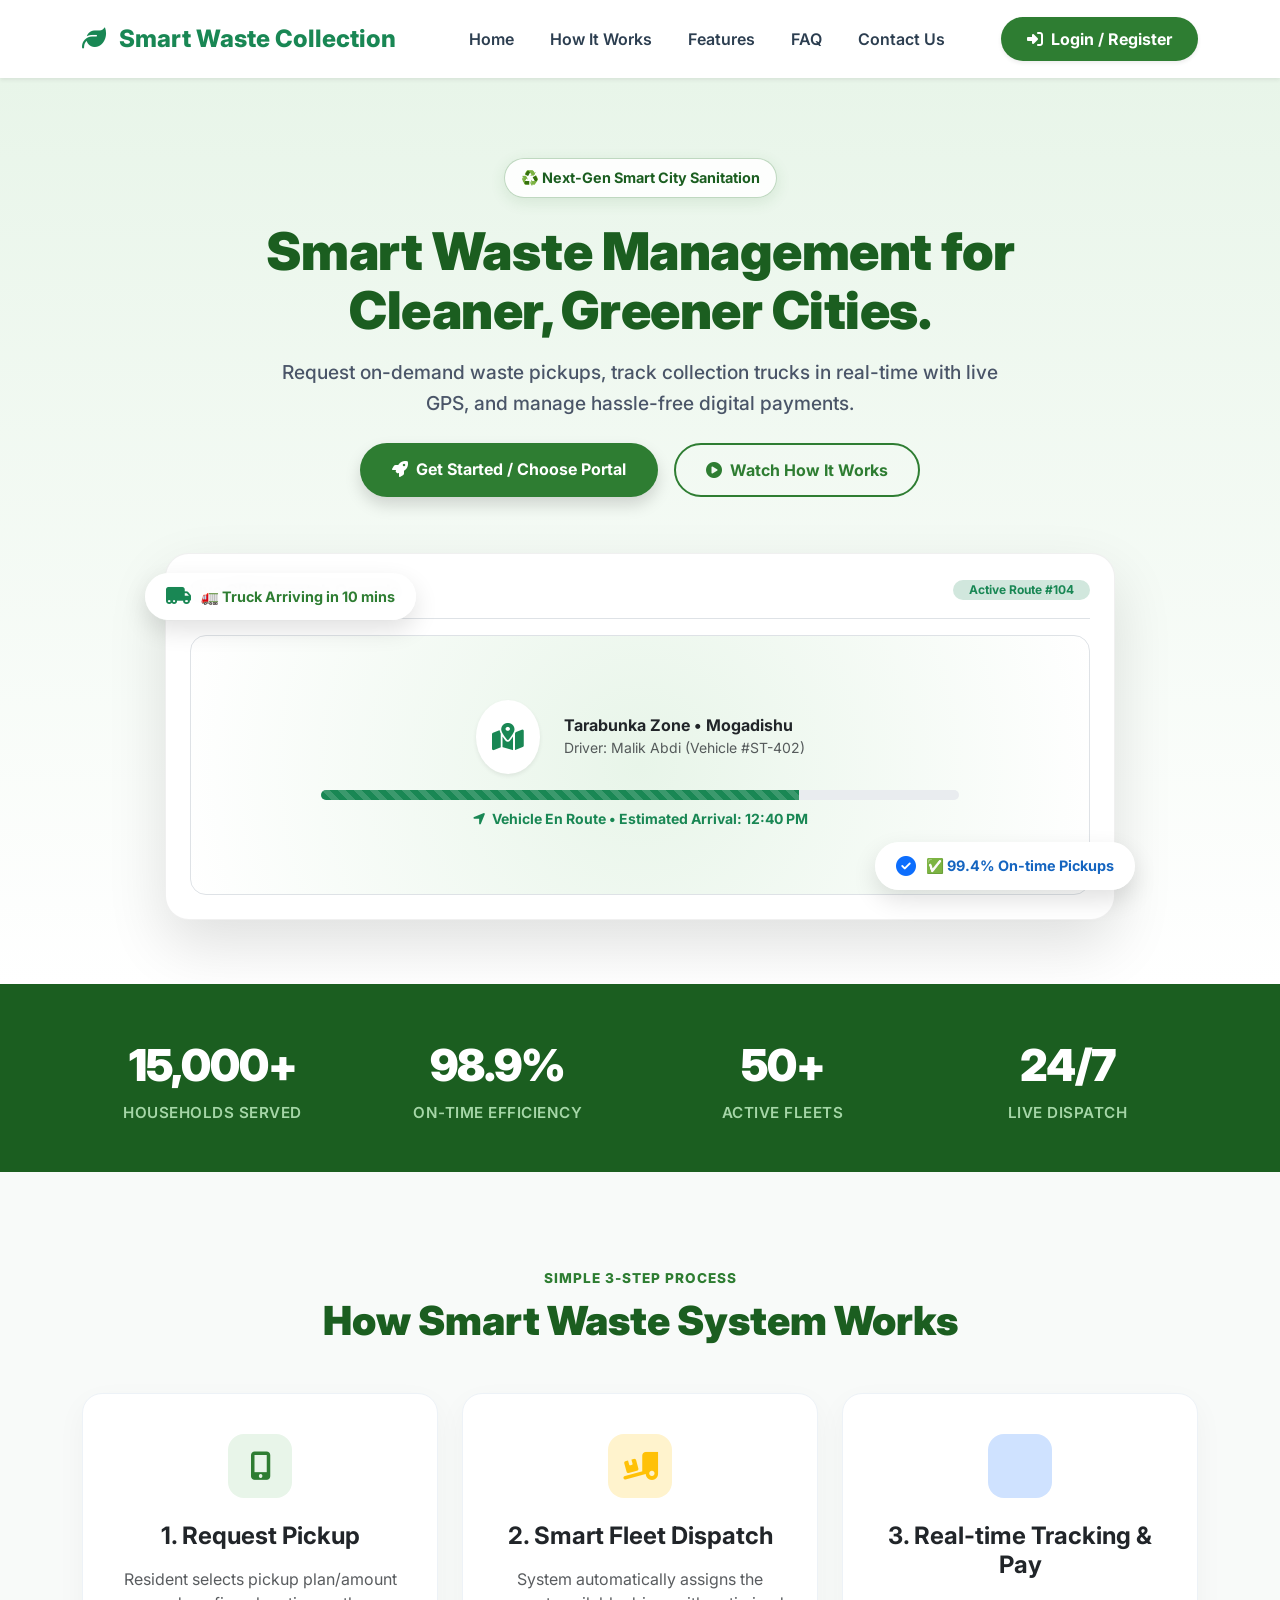
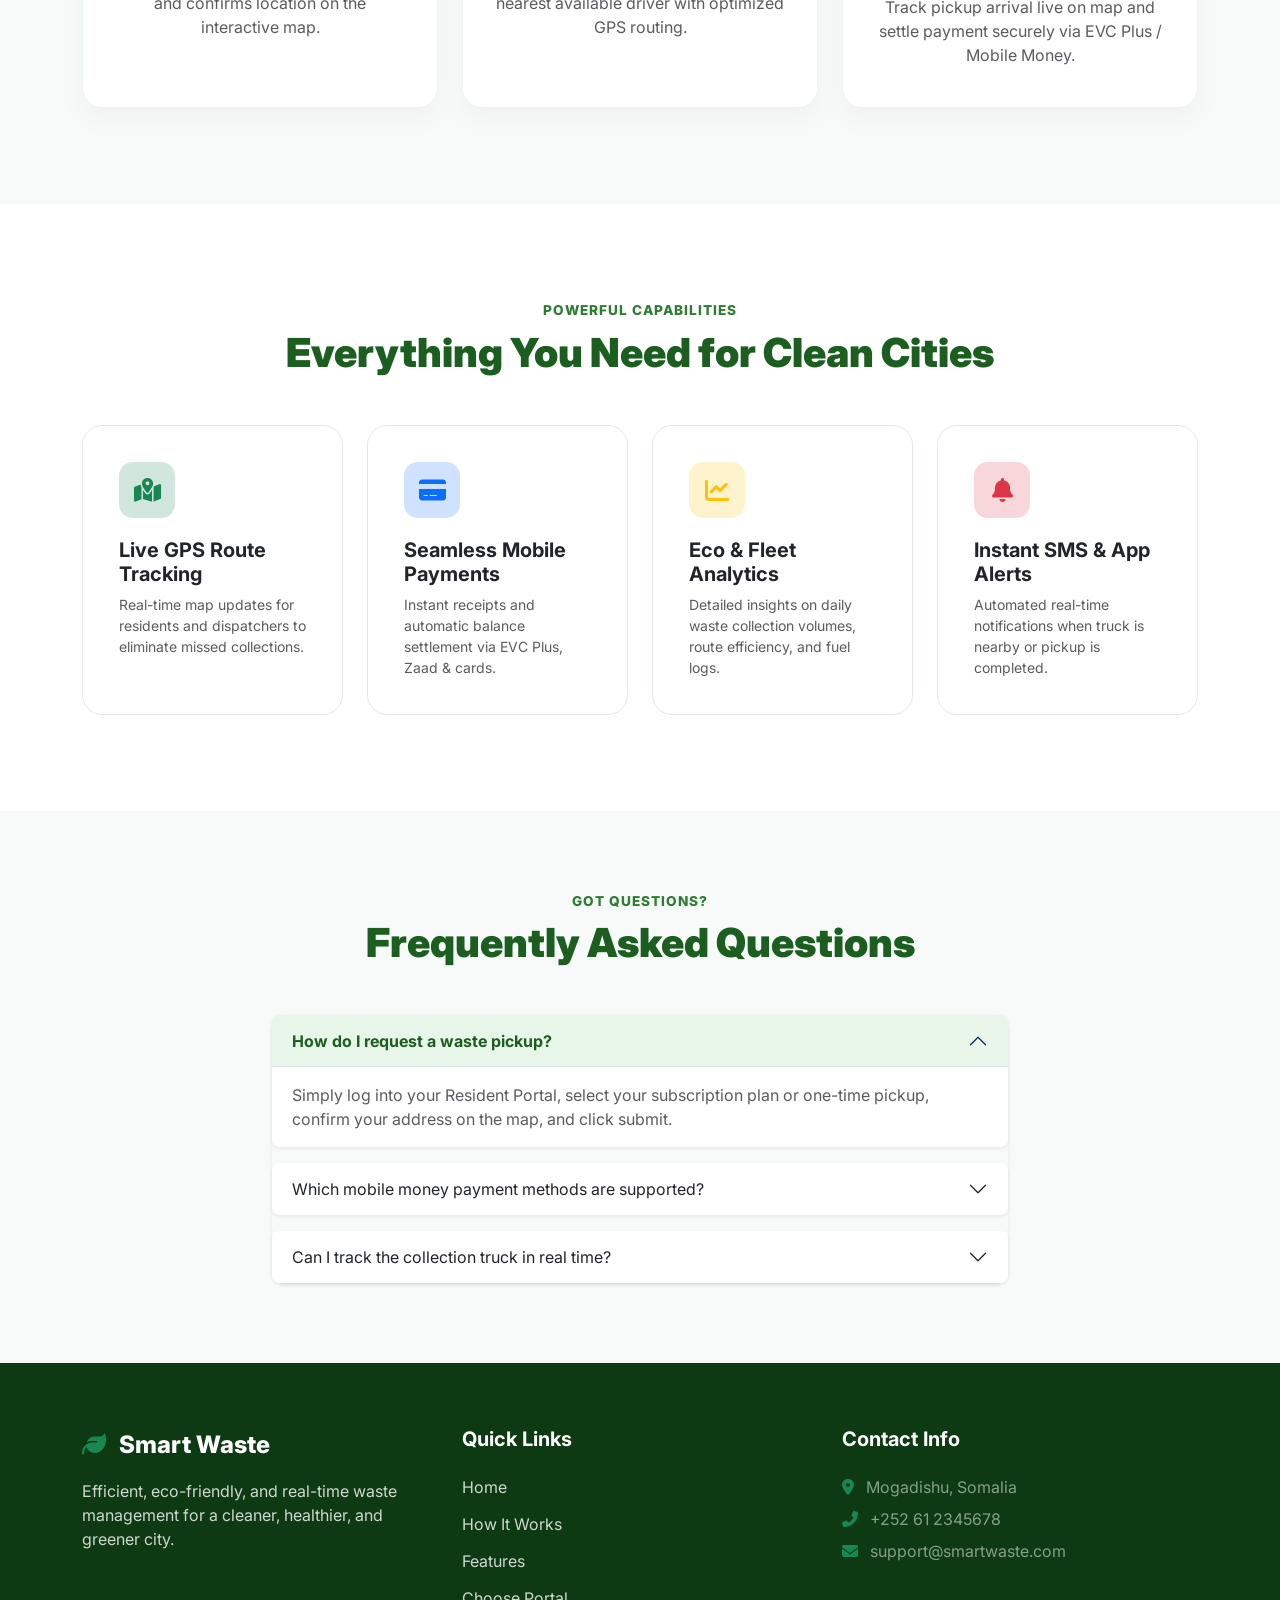
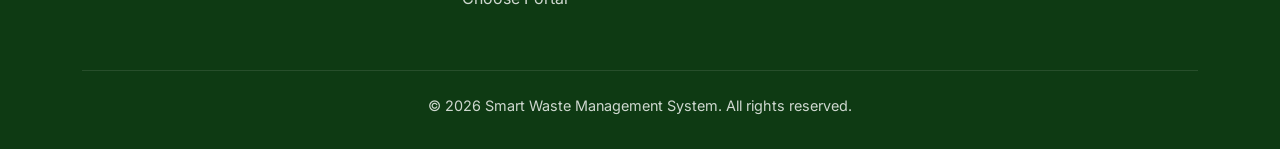
<file: smart_waste_collection/index.html>
<!DOCTYPE html>
<html lang="en">
<head>
    <meta charset="UTF-8">
    <meta name="viewport" content="width=device-width, initial-scale=1.0">
    <title>Smart Waste Management System | Next-Gen City Sanitation</title>
    <link href="https://cdn.jsdelivr.net/npm/bootstrap@5.3.0/dist/css/bootstrap.min.css" rel="stylesheet">
    <link href="https://fonts.googleapis.com/css2?family=Inter:wght@300;400;500;600;700;800;900&display=swap" rel="stylesheet">
    <link rel="stylesheet" href="https://cdnjs.cloudflare.com/ajax/libs/font-awesome/6.4.0/css/all.min.css">
    <link rel="stylesheet" href="css/style.css">
    <style>
        html {
            scroll-behavior: smooth;
        }
        body, html {
            margin: 0;
            font-family: 'Inter', sans-serif;
            overflow-x: hidden;
            background-color: #ffffff;
        }
        
        /* Navbar Styles */
        .navbar-brand { font-weight: 800; font-size: 1.5rem; }
        .nav-link { font-weight: 600; color: #2c3e50 !important; margin: 0 10px; transition: color 0.2s; }
        .nav-link:hover { color: #2e7d32 !important; }
        .btn-nav-login { border-radius: 50px; padding: 10px 26px; font-weight: 700; background: #2e7d32; color: white; transition: all 0.25s ease; border: none; }
        .btn-nav-login:hover { background: #1b5e20; color: white; transform: translateY(-2px); box-shadow: 0 6px 18px rgba(46,125,50,0.35); }

        /* Hero Section */
        .hero-section {
            background: linear-gradient(180deg, #e8f5e9 0%, #ffffff 100%);
            padding: 5rem 0 4rem;
            position: relative;
            overflow: hidden;
        }
        .hero-badge {
            background: rgba(255, 255, 255, 0.9);
            border: 1px solid rgba(46, 125, 50, 0.3);
            color: #1b5e20;
            font-size: 0.9rem;
            font-weight: 700;
            box-shadow: 0 4px 15px rgba(46, 125, 50, 0.12);
            animation: pulseGlow 3s infinite alternate;
        }
        @keyframes pulseGlow {
            from { box-shadow: 0 0 10px rgba(46, 125, 50, 0.15); }
            to { box-shadow: 0 0 20px rgba(46, 125, 50, 0.35); }
        }

        .hero-title {
            font-weight: 900;
            color: #1b5e20;
            letter-spacing: -0.5px;
            line-height: 1.15;
            font-size: 3.25rem;
        }
        .hero-subtitle {
            color: #4a5568;
            font-weight: 500;
            font-size: 1.2rem;
            line-height: 1.6;
        }

        .btn-hero-primary {
            background: #2e7d32;
            color: white;
            border-radius: 50px;
            padding: 14px 32px;
            font-weight: 700;
            transition: all 0.3s ease;
            border: none;
        }
        .btn-hero-primary:hover {
            background: #1b5e20;
            color: white;
            transform: translateY(-3px);
            box-shadow: 0 10px 25px rgba(46, 125, 50, 0.35);
        }

        .btn-hero-secondary {
            background: transparent;
            color: #2e7d32;
            border: 2px solid #2e7d32;
            border-radius: 50px;
            padding: 13px 30px;
            font-weight: 700;
            transition: all 0.3s ease;
        }
        .btn-hero-secondary:hover {
            background: rgba(46, 125, 50, 0.08);
            color: #1b5e20;
            transform: translateY(-3px);
        }

        /* Mockup Frame */
        .hero-mockup-wrapper {
            position: relative;
            margin-top: 3.5rem;
            max-width: 950px;
            margin-left: auto;
            margin-right: auto;
        }
        .hero-mockup-card {
            background: #ffffff;
            border-radius: 24px;
            box-shadow: 0 25px 60px rgba(0,0,0,0.12);
            border: 1px solid rgba(0,0,0,0.06);
            overflow: hidden;
            transition: transform 0.4s ease;
        }
        .hero-mockup-card:hover {
            transform: translateY(-5px);
        }
        
        .floating-pill {
            position: absolute;
            background: rgba(255, 255, 255, 0.95);
            backdrop-filter: blur(10px);
            padding: 12px 20px;
            border-radius: 50px;
            box-shadow: 0 10px 25px rgba(0,0,0,0.12);
            border: 1px solid rgba(255,255,255,0.8);
            font-weight: 700;
            font-size: 0.9rem;
            display: flex;
            align-items: center;
            gap: 10px;
            z-index: 10;
            animation: floatAnim 4s ease-in-out infinite alternate;
        }
        .pill-top-left {
            top: 20px;
            left: -20px;
            color: #2e7d32;
        }
        .pill-bottom-right {
            bottom: 30px;
            right: -20px;
            color: #1565c0;
            animation-delay: 2s;
        }
        @keyframes floatAnim {
            0% { transform: translateY(0px); }
            100% { transform: translateY(-10px); }
        }

        /* Stats Bar */
        .stats-bar-section {
            background: #1b5e20;
            color: white;
            padding: 3rem 0;
        }
        .stat-item {
            text-align: center;
        }
        .stat-number {
            font-weight: 900;
            font-size: 2.75rem;
            color: #ffffff;
            margin-bottom: 0.25rem;
            letter-spacing: -1px;
        }
        .stat-label {
            color: #a5d6a7;
            font-weight: 600;
            font-size: 0.95rem;
            text-transform: uppercase;
            letter-spacing: 0.5px;
            margin: 0;
        }

        /* How it works */
        .how-it-works-section {
            padding: 6rem 0;
            background: #f8faf9;
        }
        .section-tag {
            color: #2e7d32;
            font-weight: 800;
            text-transform: uppercase;
            letter-spacing: 1px;
            font-size: 0.85rem;
        }
        .section-heading {
            font-weight: 900;
            color: #1b5e20;
            font-size: 2.5rem;
        }
        
        .step-box {
            background: white;
            border-radius: 20px;
            padding: 2.5rem 2rem;
            box-shadow: 0 10px 30px rgba(0,0,0,0.04);
            height: 100%;
            transition: all 0.3s ease;
            position: relative;
            border: 1px solid #edf2f7;
        }
        .step-box:hover {
            transform: translateY(-8px);
            box-shadow: 0 15px 35px rgba(46,125,50,0.12);
            border-color: #c8e6c9;
        }
        .step-icon-wrapper {
            width: 64px;
            height: 64px;
            background: #e8f5e9;
            color: #2e7d32;
            border-radius: 16px;
            display: flex;
            align-items: center;
            justify-content: center;
            font-size: 1.75rem;
            margin-bottom: 1.5rem;
            font-weight: 800;
        }

        /* Features Section */
        .features-section {
            padding: 6rem 0;
            background: #ffffff;
        }
        .feature-card {
            background: rgba(255, 255, 255, 0.9);
            border: 1px solid #e2e8f0;
            border-radius: 20px;
            padding: 2.25rem;
            transition: all 0.3s ease;
            height: 100%;
        }
        .feature-card:hover {
            transform: translateY(-6px);
            border-color: #81c784;
            box-shadow: 0 15px 35px rgba(0,0,0,0.08);
        }
        .feature-icon {
            width: 56px;
            height: 56px;
            border-radius: 14px;
            display: flex;
            align-items: center;
            justify-content: center;
            font-size: 1.5rem;
            margin-bottom: 1.25rem;
        }

        /* FAQ Section */
        .faq-section {
            padding: 5rem 0;
            background: #f8faf9;
        }
        .accordion-button:not(.collapsed) {
            background-color: #e8f5e9;
            color: #1b5e20;
            font-weight: 700;
        }

        /* Footer */
        .footer { background: #0e3a13; color: rgba(255,255,255,0.8); padding: 4rem 0 2rem; }
        .footer-brand { color: white; font-weight: 800; font-size: 1.5rem; text-decoration: none; display: inline-block; }
        .footer h5 { color: white; font-weight: 700; margin-bottom: 1.5rem; }
        .footer-links { list-style: none; padding: 0; margin: 0; }
        .footer-links li { margin-bottom: 0.8rem; }
        .footer-links a { color: rgba(255,255,255,0.8); text-decoration: none; transition: color 0.2s; }
        .footer-links a:hover { color: white; text-decoration: underline; }
        .footer-bottom { border-top: 1px solid rgba(255,255,255,0.1); margin-top: 3rem; padding-top: 1.5rem; text-align: center; font-size: 0.9rem; }

        /* Back to Top */
        #backToTop {
            position: fixed;
            bottom: 30px;
            right: 30px;
            width: 48px;
            height: 48px;
            border-radius: 50%;
            background: #2e7d32;
            color: white;
            border: none;
            box-shadow: 0 4px 12px rgba(0,0,0,0.25);
            display: flex;
            align-items: center;
            justify-content: center;
            font-size: 1.1rem;
            cursor: pointer;
            opacity: 0;
            visibility: hidden;
            transition: all 0.3s ease;
            z-index: 999;
        }
        #backToTop.show { opacity: 1; visibility: visible; }
        #backToTop:hover { background: #1b5e20; transform: translateY(-3px); }
    </style>
</head>
<body id="top">
    <!-- Top Navigation -->
    <nav class="navbar navbar-expand-lg navbar-light bg-white shadow-sm py-3 sticky-top">
        <div class="container">
            <a class="navbar-brand text-success" href="index.html">
                <i class="fas fa-leaf me-2"></i> Smart Waste Collection
            </a>
            <button class="navbar-toggler" type="button" data-bs-toggle="collapse" data-bs-target="#navbarNav">
                <span class="navbar-toggler-icon"></span>
            </button>
            <div class="collapse navbar-collapse" id="navbarNav">
                <ul class="navbar-nav mx-auto">
                    <li class="nav-item"><a class="nav-link active" href="#top">Home</a></li>
                    <li class="nav-item"><a class="nav-link" href="#how-it-works">How It Works</a></li>
                    <li class="nav-item"><a class="nav-link" href="#features">Features</a></li>
                    <li class="nav-item"><a class="nav-link" href="#faq">FAQ</a></li>
                    <li class="nav-item"><a class="nav-link" href="#contact">Contact Us</a></li>
                </ul>
                <div class="d-flex">
                    <a href="portal_select.html" class="btn btn-nav-login text-decoration-none shadow-sm">
                        <i class="fas fa-sign-in-alt me-2"></i>Login / Register
                    </a>
                </div>
            </div>
        </div>
    </nav>

    <!-- Hero Section (Modernized SaaS Style) -->
    <section class="hero-section text-center">
        <div class="container">
            <div class="d-inline-flex align-items-center gap-2 hero-badge px-3 py-2 rounded-pill mb-4">
                <span>♻️ Next-Gen Smart City Sanitation</span>
            </div>
            <h1 class="display-4 hero-title mb-3">
                Smart Waste Management for<br class="d-none d-md-block"> Cleaner, Greener Cities.
            </h1>
            <p class="lead hero-subtitle mx-auto mb-4" style="max-width: 720px;">
                Request on-demand waste pickups, track collection trucks in real-time with live GPS, and manage hassle-free digital payments.
            </p>
            
            <div class="d-flex justify-content-center gap-3 flex-wrap mt-4">
                <a href="portal_select.html" class="btn btn-hero-primary shadow">
                    <i class="fas fa-rocket me-2"></i>Get Started / Choose Portal
                </a>
                <a href="#how-it-works" class="btn btn-hero-secondary">
                    <i class="fas fa-play-circle me-2"></i>Watch How It Works
                </a>
            </div>

            <!-- Hero Visual / Floating Mockup -->
            <div class="hero-mockup-wrapper d-none d-sm-block">
                <!-- Floating Pill 1 -->
                <div class="floating-pill pill-top-left">
                    <i class="fas fa-truck-moving fs-5 text-success"></i>
                    <span>🚛 Truck Arriving in 10 mins</span>
                </div>

                <!-- Floating Pill 2 -->
                <div class="floating-pill pill-bottom-right">
                    <i class="fas fa-check-circle fs-5 text-primary"></i>
                    <span>✅ 99.4% On-time Pickups</span>
                </div>

                <!-- Interactive App/Dashboard Mockup Graphic -->
                <div class="hero-mockup-card p-3 p-md-4">
                    <div class="d-flex align-items-center justify-content-between border-bottom pb-3 mb-3">
                        <div class="d-flex align-items-center gap-2">
                            <span class="badge bg-success rounded-circle p-2"></span>
                            <span class="fw-bold text-dark">Live GPS Dispatch Console</span>
                        </div>
                        <span class="badge bg-success-subtle text-success fw-bold px-3 py-1 rounded-pill">Active Route #104</span>
                    </div>

                    <div class="bg-light rounded-4 p-4 text-center border" style="background: radial-gradient(circle, #e8f5e9 0%, #ffffff 100%); min-height: 260px; display: flex; flex-direction: column; justify-content: center; align-items: center;">
                        <div class="d-flex align-items-center gap-4 mb-3">
                            <div class="p-3 bg-white rounded-circle shadow-sm text-success fs-3">
                                <i class="fas fa-map-marked-alt"></i>
                            </div>
                            <div class="text-start">
                                <h6 class="fw-bold text-dark mb-0">Tarabunka Zone • Mogadishu</h6>
                                <small class="text-muted">Driver: Malik Abdi (Vehicle #ST-402)</small>
                            </div>
                        </div>
                        <div class="progress w-75 rounded-pill mb-2" style="height: 10px;">
                            <div class="progress-bar bg-success progress-bar-striped progress-bar-animated" role="progressbar" style="width: 75%;"></div>
                        </div>
                        <small class="text-success fw-bold"><i class="fas fa-location-arrow me-1"></i> Vehicle En Route • Estimated Arrival: 12:40 PM</small>
                    </div>
                </div>
            </div>
        </div>
    </section>

    <!-- Live Metrics / Stats Counter Bar -->
    <section class="stats-bar-section">
        <div class="container">
            <div class="row g-4 justify-content-center">
                <div class="col-6 col-md-3">
                    <div class="stat-item">
                        <div class="stat-number">15,000+</div>
                        <p class="stat-label">Households Served</p>
                    </div>
                </div>
                <div class="col-6 col-md-3">
                    <div class="stat-item">
                        <div class="stat-number">98.9%</div>
                        <p class="stat-label">On-Time Efficiency</p>
                    </div>
                </div>
                <div class="col-6 col-md-3">
                    <div class="stat-item">
                        <div class="stat-number">50+</div>
                        <p class="stat-label">Active Fleets</p>
                    </div>
                </div>
                <div class="col-6 col-md-3">
                    <div class="stat-item">
                        <div class="stat-number">24/7</div>
                        <p class="stat-label">Live Dispatch</p>
                    </div>
                </div>
            </div>
        </div>
    </section>

    <!-- How It Works Section -->
    <section id="how-it-works" class="how-it-works-section text-center">
        <div class="container">
            <span class="section-tag mb-2 d-block">Simple 3-Step Process</span>
            <h2 class="section-heading mb-5">How Smart Waste System Works</h2>

            <div class="row g-4">
                <div class="col-md-4">
                    <div class="step-box">
                        <div class="step-icon-wrapper mx-auto">
                            <i class="fas fa-mobile-alt"></i>
                        </div>
                        <h4 class="fw-bold text-dark mb-3">1. Request Pickup</h4>
                        <p class="text-muted mb-0">Resident selects pickup plan/amount and confirms location on the interactive map.</p>
                    </div>
                </div>
                <div class="col-md-4">
                    <div class="step-box">
                        <div class="step-icon-wrapper mx-auto text-warning bg-warning-subtle">
                            <i class="fas fa-truck-loading"></i>
                        </div>
                        <h4 class="fw-bold text-dark mb-3">2. Smart Fleet Dispatch</h4>
                        <p class="text-muted mb-0">System automatically assigns the nearest available driver with optimized GPS routing.</p>
                    </div>
                </div>
                <div class="col-md-4">
                    <div class="step-box">
                        <div class="step-icon-wrapper mx-auto text-primary bg-primary-subtle">
                            <i class="fas fa-map-marker-check"></i>
                        </div>
                        <h4 class="fw-bold text-dark mb-3">3. Real-time Tracking & Pay</h4>
                        <p class="text-muted mb-0">Track pickup arrival live on map and settle payment securely via EVC Plus / Mobile Money.</p>
                    </div>
                </div>
            </div>
        </div>
    </section>

    <!-- Key Features Grid -->
    <section id="features" class="features-section">
        <div class="container">
            <div class="text-center mb-5">
                <span class="section-tag mb-2 d-block">Powerful Capabilities</span>
                <h2 class="section-heading">Everything You Need for Clean Cities</h2>
            </div>

            <div class="row g-4">
                <div class="col-md-6 col-lg-3">
                    <div class="feature-card">
                        <div class="feature-icon bg-success-subtle text-success">
                            <i class="fas fa-map-marked-alt"></i>
                        </div>
                        <h5 class="fw-bold text-dark mb-2">Live GPS Route Tracking</h5>
                        <p class="text-muted small mb-0">Real-time map updates for residents and dispatchers to eliminate missed collections.</p>
                    </div>
                </div>

                <div class="col-md-6 col-lg-3">
                    <div class="feature-card">
                        <div class="feature-icon bg-primary-subtle text-primary">
                            <i class="fas fa-credit-card"></i>
                        </div>
                        <h5 class="fw-bold text-dark mb-2">Seamless Mobile Payments</h5>
                        <p class="text-muted small mb-0">Instant receipts and automatic balance settlement via EVC Plus, Zaad & cards.</p>
                    </div>
                </div>

                <div class="col-md-6 col-lg-3">
                    <div class="feature-card">
                        <div class="feature-icon bg-warning-subtle text-warning">
                            <i class="fas fa-chart-line"></i>
                        </div>
                        <h5 class="fw-bold text-dark mb-2">Eco & Fleet Analytics</h5>
                        <p class="text-muted small mb-0">Detailed insights on daily waste collection volumes, route efficiency, and fuel logs.</p>
                    </div>
                </div>

                <div class="col-md-6 col-lg-3">
                    <div class="feature-card">
                        <div class="feature-icon bg-danger-subtle text-danger">
                            <i class="fas fa-bell"></i>
                        </div>
                        <h5 class="fw-bold text-dark mb-2">Instant SMS & App Alerts</h5>
                        <p class="text-muted small mb-0">Automated real-time notifications when truck is nearby or pickup is completed.</p>
                    </div>
                </div>
            </div>
        </div>
    </section>

    <!-- FAQ Section -->
    <section id="faq" class="faq-section">
        <div class="container">
            <div class="text-center mb-5">
                <span class="section-tag mb-2 d-block">Got Questions?</span>
                <h2 class="section-heading">Frequently Asked Questions</h2>
            </div>
            <div class="row justify-content-center">
                <div class="col-lg-8">
                    <div class="accordion shadow-sm rounded-4" id="faqAccordion">
                        <div class="accordion-item border-0 mb-3 rounded-3 shadow-sm overflow-hidden">
                            <h2 class="accordion-header" id="headingOne">
                                <button class="accordion-button py-3" type="button" data-bs-toggle="collapse" data-bs-target="#collapseOne" aria-expanded="true">
                                    How do I request a waste pickup?
                                </button>
                            </h2>
                            <div id="collapseOne" class="accordion-collapse collapse show" data-bs-parent="#faqAccordion">
                                <div class="accordion-body text-muted">
                                    Simply log into your Resident Portal, select your subscription plan or one-time pickup, confirm your address on the map, and click submit.
                                </div>
                            </div>
                        </div>

                        <div class="accordion-item border-0 mb-3 rounded-3 shadow-sm overflow-hidden">
                            <h2 class="accordion-header" id="headingTwo">
                                <button class="accordion-button collapsed py-3" type="button" data-bs-toggle="collapse" data-bs-target="#collapseTwo">
                                    Which mobile money payment methods are supported?
                                </button>
                            </h2>
                            <div id="collapseTwo" class="accordion-collapse collapse" data-bs-parent="#faqAccordion">
                                <div class="accordion-body text-muted">
                                    We support EVC Plus, Zaad, Sahal, Credit Cards, and direct mobile wallet integration with instant confirmation.
                                </div>
                            </div>
                        </div>

                        <div class="accordion-item border-0 rounded-3 shadow-sm overflow-hidden">
                            <h2 class="accordion-header" id="headingThree">
                                <button class="accordion-button collapsed py-3" type="button" data-bs-toggle="collapse" data-bs-target="#collapseThree">
                                    Can I track the collection truck in real time?
                                </button>
                            </h2>
                            <div id="collapseThree" class="accordion-collapse collapse" data-bs-parent="#faqAccordion">
                                <div class="accordion-body text-muted">
                                    Yes! Once a driver accepts your pickup job, you can view their live GPS position and estimated arrival time directly from your dashboard.
                                </div>
                            </div>
                        </div>
                    </div>
                </div>
            </div>
        </div>
    </section>

    <!-- Footer Section -->
    <footer id="contact" class="footer">
        <div class="container">
            <div class="row g-4">
                <div class="col-lg-4 col-md-6">
                    <a href="index.html" class="footer-brand mb-3"><i class="fas fa-leaf me-2 text-success"></i> Smart Waste</a>
                    <p class="mb-4">Efficient, eco-friendly, and real-time waste management for a cleaner, healthier, and greener city.</p>
                </div>
                <div class="col-lg-4 col-md-6">
                    <h5>Quick Links</h5>
                    <ul class="footer-links">
                        <li><a href="#top">Home</a></li>
                        <li><a href="#how-it-works">How It Works</a></li>
                        <li><a href="#features">Features</a></li>
                        <li><a href="portal_select.html">Choose Portal</a></li>
                    </ul>
                </div>
                <div class="col-lg-4 col-md-12">
                    <h5>Contact Info</h5>
                    <ul class="list-unstyled text-white-50">
                        <li class="mb-2"><i class="fas fa-map-marker-alt text-success me-2"></i> Mogadishu, Somalia</li>
                        <li class="mb-2"><i class="fas fa-phone-alt text-success me-2"></i> +252 61 2345678</li>
                        <li class="mb-2"><i class="fas fa-envelope text-success me-2"></i> support@smartwaste.com</li>
                    </ul>
                </div>
            </div>
            <div class="footer-bottom">
                <p class="mb-0">&copy; 2026 Smart Waste Management System. All rights reserved.</p>
            </div>
        </div>
    </footer>

    <!-- Back to Top Button -->
    <button id="backToTop" title="Go to top">
        <i class="fas fa-arrow-up"></i>
    </button>

    <script src="https://cdn.jsdelivr.net/npm/bootstrap@5.3.0/dist/js/bootstrap.bundle.min.js"></script>
    <script>
        const backToTopBtn = document.getElementById("backToTop");
        window.onscroll = function() {
            if (document.body.scrollTop > 300 || document.documentElement.scrollTop > 300) {
                backToTopBtn.classList.add("show");
            } else {
                backToTopBtn.classList.remove("show");
            }
        };
        backToTopBtn.addEventListener("click", function() {
            window.scrollTo({ top: 0, behavior: "smooth" });
        });
    </script>
</body>
</html>
</file>
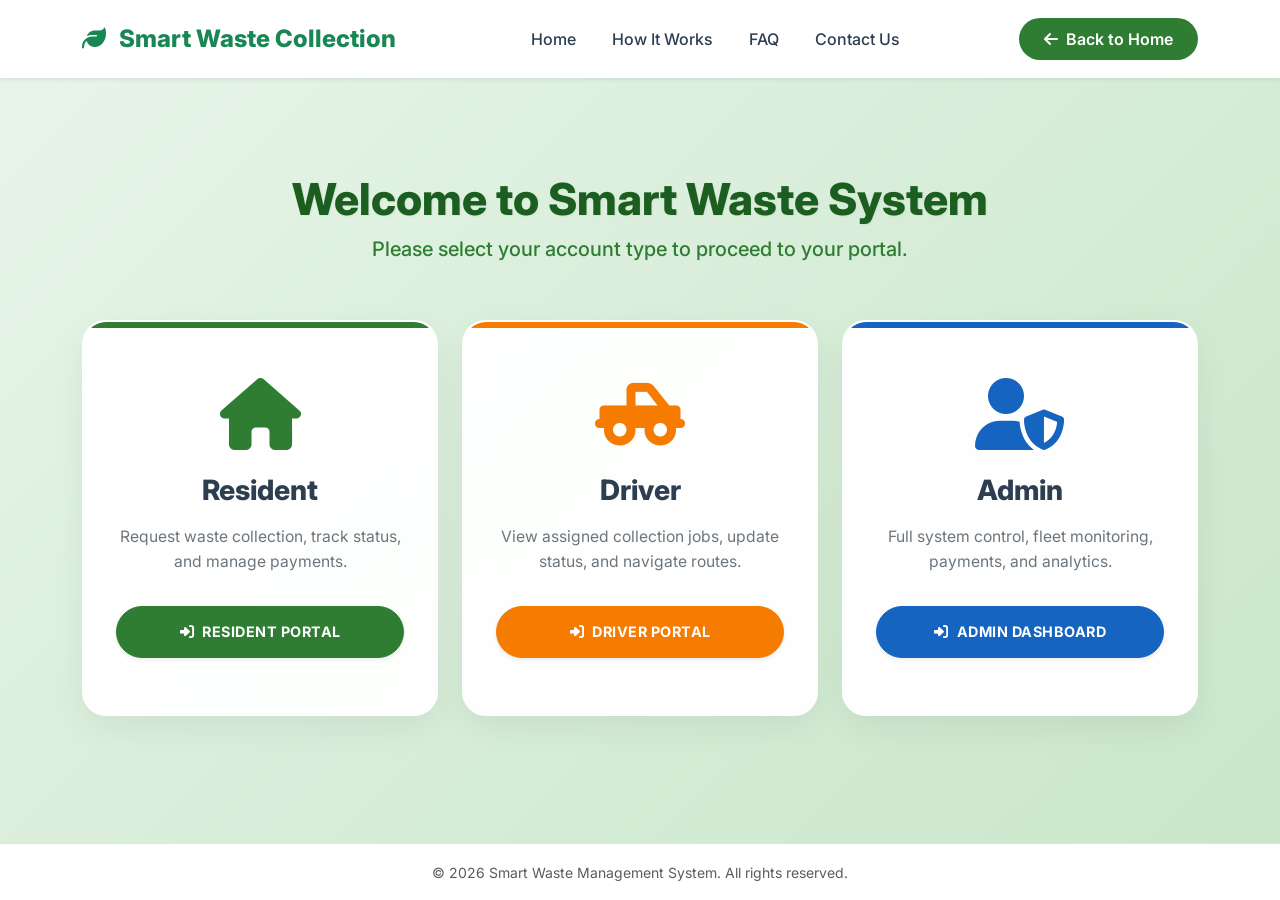
<file: smart_waste_collection/portal_select.html>
<!DOCTYPE html>
<html lang="en">
<head>
    <meta charset="UTF-8">
    <meta name="viewport" content="width=device-width, initial-scale=1.0">
    <title>Select Account Type | Smart Waste System</title>
    <link href="https://cdn.jsdelivr.net/npm/bootstrap@5.3.0/dist/css/bootstrap.min.css" rel="stylesheet">
    <link href="https://fonts.googleapis.com/css2?family=Inter:wght@300;400;500;600;700;800&display=swap" rel="stylesheet">
    <link rel="stylesheet" href="https://cdnjs.cloudflare.com/ajax/libs/font-awesome/6.4.0/css/all.min.css">
    <link rel="stylesheet" href="css/style.css">
    <style>
        body, html {
            min-height: 100vh;
            margin: 0;
            font-family: 'Inter', sans-serif;
            background: linear-gradient(135deg, #e8f5e9 0%, #c8e6c9 100%);
            display: flex;
            flex-direction: column;
        }

        /* Navbar Styles */
        .navbar-brand { font-weight: 800; font-size: 1.5rem; }
        .nav-link { font-weight: 500; color: #2c3e50 !important; margin: 0 10px; transition: color 0.2s; }
        .nav-link:hover { color: #2e7d32 !important; }
        .btn-nav-home { border-radius: 50px; padding: 8px 24px; font-weight: 600; background: #2e7d32; color: white; transition: all 0.2s; }
        .btn-nav-home:hover { background: #1b5e20; color: white; transform: translateY(-2px); box-shadow: 0 4px 10px rgba(46,125,50,0.3); }

        .portal-header {
            text-align: center;
            margin-bottom: 3.5rem;
        }
        .portal-title {
            font-weight: 800;
            color: #1b5e20;
            font-size: 2.75rem;
            text-shadow: 1px 1px 2px rgba(0,0,0,0.05);
        }
        .portal-subtitle {
            color: #2e7d32;
            font-weight: 500;
            font-size: 1.25rem;
        }

        /* Role Cards */
        .role-card {
            border: 2px solid transparent;
            border-radius: 24px;
            box-shadow: 0 12px 35px rgba(0,0,0,0.06);
            transition: all 0.35s cubic-bezier(0.25, 0.8, 0.25, 1);
            background: rgba(255, 255, 255, 0.95);
            backdrop-filter: blur(12px);
            text-align: center;
            padding: 3.5rem 2rem;
            position: relative;
            overflow: hidden;
            height: 100%;
            display: flex;
            flex-direction: column;
            justify-content: space-between;
            cursor: pointer;
            user-select: none;
        }
        .role-card::before { content: ''; position: absolute; top: 0; left: 0; width: 100%; height: 6px; }
        .card-resident::before { background: #2e7d32; }
        .card-driver::before { background: #f57c00; }
        .card-admin::before { background: #1565c0; }

        /* Interactive Card Hover Effects */
        .role-card.card-resident:hover {
            transform: translateY(-12px) scale(1.02);
            border-color: #2e7d32;
            box-shadow: 0 20px 45px rgba(46, 125, 50, 0.22);
        }
        .role-card.card-driver:hover {
            transform: translateY(-12px) scale(1.02);
            border-color: #f57c00;
            box-shadow: 0 20px 45px rgba(245, 124, 0, 0.22);
        }
        .role-card.card-admin:hover {
            transform: translateY(-12px) scale(1.02);
            border-color: #1565c0;
            box-shadow: 0 20px 45px rgba(21, 101, 192, 0.22);
        }

        .role-icon { font-size: 4.5rem; margin-bottom: 1.5rem; transition: transform 0.3s ease; }
        .role-card:hover .role-icon { transform: scale(1.12); }
        .icon-resident { color: #2e7d32; }
        .icon-driver { color: #f57c00; }
        .icon-admin { color: #1565c0; }
        
        .role-card h3 { font-weight: 800; margin-bottom: 1rem; color: #2c3e50; font-size: 1.75rem; }
        .role-card p { color: #6c757d; margin-bottom: 2rem; font-size: 0.98rem; line-height: 1.6; }
        
        .btn-role { border-radius: 50px; padding: 14px 30px; font-weight: 700; letter-spacing: 0.5px; transition: all 0.2s ease; text-transform: uppercase; font-size: 0.9rem; }
        .btn-resident { background: #2e7d32; border-color: #2e7d32; color: white; }
        .btn-resident:hover { background: #1b5e20; border-color: #1b5e20; color: white; }
        .btn-driver { background: #f57c00; border-color: #f57c00; color: white; }
        .btn-driver:hover { background: #e65100; border-color: #e65100; color: white; }
        .btn-admin { background: #1565c0; border-color: #1565c0; color: white; }
        .btn-admin:hover { background: #0d47a1; border-color: #0d47a1; color: white; }

        .main-wrapper {
            flex: 1;
            display: flex;
            align-items: center;
            padding: 3rem 0 5rem;
        }
    </style>
</head>
<body>
    <!-- Top Navigation -->
    <nav class="navbar navbar-expand-lg navbar-light bg-white shadow-sm py-3 sticky-top">
        <div class="container">
            <a class="navbar-brand text-success" href="index.html">
                <i class="fas fa-leaf me-2"></i> Smart Waste Collection
            </a>
            <button class="navbar-toggler" type="button" data-bs-toggle="collapse" data-bs-target="#navbarNav">
                <span class="navbar-toggler-icon"></span>
            </button>
            <div class="collapse navbar-collapse" id="navbarNav">
                <ul class="navbar-nav mx-auto">
                    <li class="nav-item"><a class="nav-link" href="index.html#top">Home</a></li>
                    <li class="nav-item"><a class="nav-link" href="index.html#how-it-works">How It Works</a></li>
                    <li class="nav-item"><a class="nav-link" href="index.html#faq">FAQ</a></li>
                    <li class="nav-item"><a class="nav-link" href="index.html#contact">Contact Us</a></li>
                </ul>
                <div class="d-flex">
                    <a href="index.html" class="btn btn-nav-home text-decoration-none"><i class="fas fa-arrow-left me-2"></i>Back to Home</a>
                </div>
            </div>
        </div>
    </nav>

    <!-- Main Content -->
    <div class="main-wrapper">
        <div class="container">
            <div class="portal-header">
                <h1 class="portal-title mb-2">Welcome to Smart Waste System</h1>
                <p class="portal-subtitle mb-0">Please select your account type to proceed to your portal.</p>
            </div>

            <div class="row justify-content-center g-4">
                <!-- Resident Card -->
                <div class="col-md-4">
                    <div class="role-card card-resident" onclick="window.location.href='resident/login.html'">
                        <div>
                            <i class="fas fa-home role-icon icon-resident"></i>
                            <h3>Resident</h3>
                            <p>Request waste collection, track status, and manage payments.</p>
                        </div>
                        <a href="resident/login.html" class="btn btn-role btn-resident w-100 shadow-sm" onclick="event.stopPropagation();"><i class="fas fa-sign-in-alt me-2"></i>Resident Portal</a>
                    </div>
                </div>

                <!-- Driver Card -->
                <div class="col-md-4">
                    <div class="role-card card-driver" onclick="window.location.href='driver/login.html'">
                        <div>
                            <i class="fas fa-truck-pickup role-icon icon-driver"></i>
                            <h3>Driver</h3>
                            <p>View assigned collection jobs, update status, and navigate routes.</p>
                        </div>
                        <a href="driver/login.html" class="btn btn-role btn-driver w-100 shadow-sm" onclick="event.stopPropagation();"><i class="fas fa-sign-in-alt me-2"></i>Driver Portal</a>
                    </div>
                </div>

                <!-- Admin Card -->
                <div class="col-md-4">
                    <div class="role-card card-admin" onclick="window.location.href='admin/login.html'">
                        <div>
                            <i class="fas fa-user-shield role-icon icon-admin"></i>
                            <h3>Admin</h3>
                            <p>Full system control, fleet monitoring, payments, and analytics.</p>
                        </div>
                        <a href="admin/login.html" class="btn btn-role btn-admin w-100 shadow-sm" onclick="event.stopPropagation();"><i class="fas fa-sign-in-alt me-2"></i>Admin Dashboard</a>
                    </div>
                </div>
            </div>
        </div>
    </div>

    <!-- Footer -->
    <footer class="bg-white py-3 text-center border-top mt-auto">
        <div class="container">
            <small class="text-muted">&copy; 2026 Smart Waste Management System. All rights reserved.</small>
        </div>
    </footer>

    <script src="https://cdn.jsdelivr.net/npm/bootstrap@5.3.0/dist/js/bootstrap.bundle.min.js"></script>
</body>
</html>
</file>
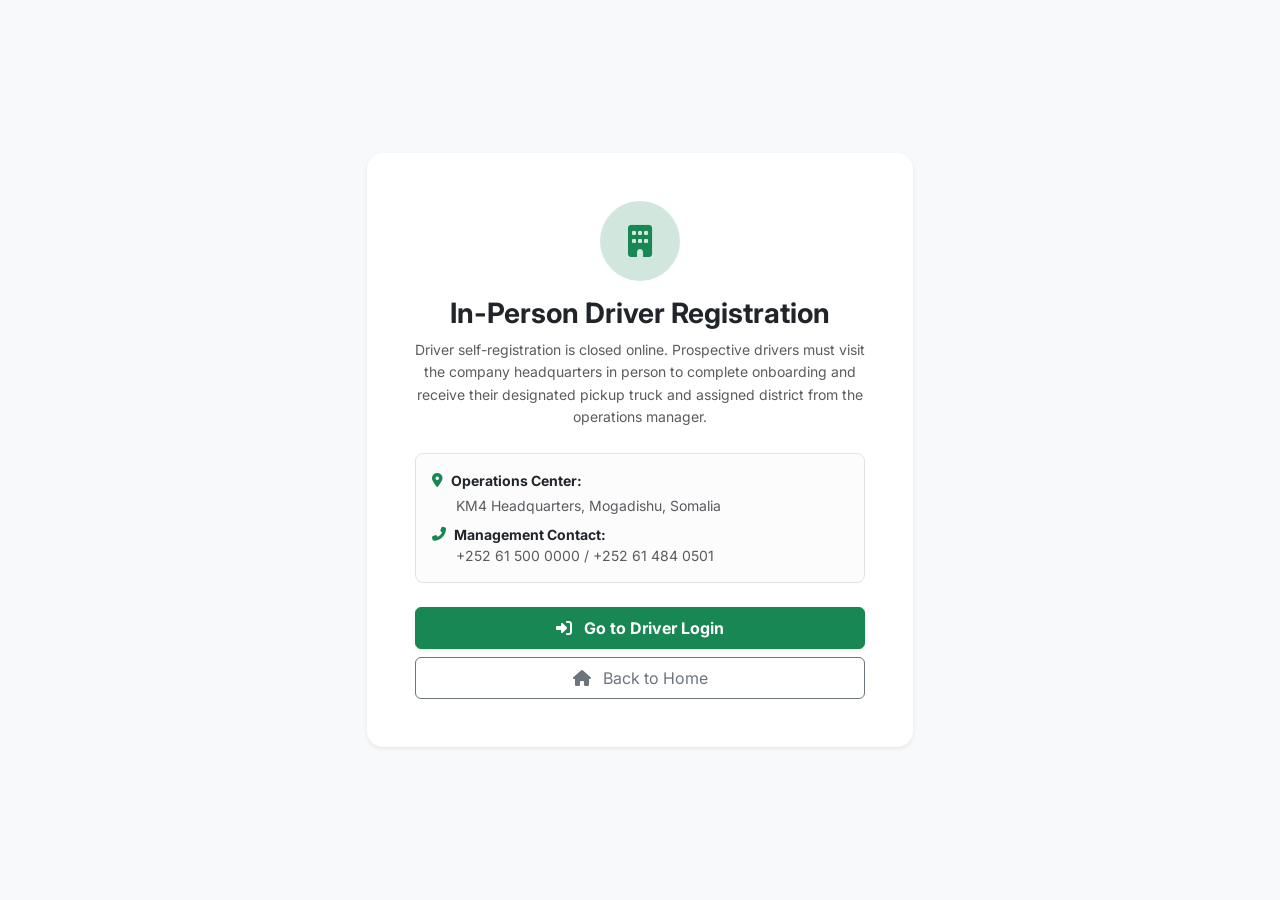
<file: smart_waste_collection/driver/register.html>
<!DOCTYPE html>
<html lang="en">
<head>
    <meta charset="UTF-8">
    <meta name="viewport" content="width=device-width, initial-scale=1.0">
    <title>Driver Registration Notice - Waste Collection Management System</title>
    <link href="https://cdn.jsdelivr.net/npm/bootstrap@5.3.0/dist/css/bootstrap.min.css" rel="stylesheet">
    <link rel="stylesheet" href="https://cdnjs.cloudflare.com/ajax/libs/font-awesome/6.4.0/css/all.min.css">
    <link rel="stylesheet" href="../css/style.css">
</head>
<body class="bg-light">
    <div class="container">
        <div class="row justify-content-center align-items-center min-vh-100">
            <div class="col-md-6">
                <div class="card card-custom p-4 p-md-5 shadow-sm border-0 text-center rounded-4">
                    <div class="d-inline-block p-4 rounded-circle bg-success-subtle text-success mb-3 mx-auto" style="width: 80px; height: 80px;">
                        <i class="fas fa-building fs-2"></i>
                    </div>
                    <h3 class="fw-bold text-dark mb-2">In-Person Driver Registration</h3>
                    <p class="text-muted mb-4 small" style="line-height: 1.6;">
                        Driver self-registration is closed online. Prospective drivers must visit the company headquarters in person to complete onboarding and receive their designated pickup truck and assigned district from the operations manager.
                    </p>
                    <div class="alert alert-light border text-start p-3 rounded-3 mb-4 small">
                        <div class="d-flex align-items-center mb-1">
                            <i class="fas fa-map-marker-alt text-success me-2"></i>
                            <strong class="text-dark">Operations Center:</strong>
                        </div>
                        <p class="text-muted mb-2 ms-4">KM4 Headquarters, Mogadishu, Somalia</p>
                        <div class="d-flex align-items-center">
                            <i class="fas fa-phone-alt text-success me-2"></i>
                            <strong class="text-dark">Management Contact:</strong>
                        </div>
                        <p class="text-muted mb-0 ms-4">+252 61 500 0000 / +252 61 484 0501</p>
                    </div>
                    <div class="d-grid gap-2">
                        <a href="login.html" class="btn btn-success py-2 fw-bold shadow-sm">
                            <i class="fas fa-sign-in-alt me-2"></i> Go to Driver Login
                        </a>
                        <a href="../index.html" class="btn btn-outline-secondary py-2">
                            <i class="fas fa-home me-2"></i> Back to Home
                        </a>
                    </div>
                </div>
            </div>
        </div>
    </div>
</body>
</html>
</file>
<file: smart_waste_collection/css/style.css>
@import url('https://fonts.googleapis.com/css2?family=Inter:wght@300;400;500;600;700&display=swap');

:root {
    --primary-green: #2e7d32;
    --dark-green: #1b5e20;
    --dark-gray: #343a40;
    --medium-gray: #6c757d;
    --light-bg: #f8f9fa;
    --white: #ffffff;
    --shadow-soft: 0 4px 12px rgba(0,0,0,0.05);
    --shadow-hover: 0 8px 24px rgba(0,0,0,0.08);
}

body {
    font-family: 'Inter', sans-serif;
    background-color: var(--light-bg);
    color: var(--dark-gray);
    overflow-x: hidden;
}

/* Glassmorphism Utilities */
.glass-panel {
    background: rgba(255, 255, 255, 0.95);
    backdrop-filter: blur(10px);
    -webkit-backdrop-filter: blur(10px);
    border: 1px solid rgba(255,255,255,0.2);
}

.card-custom {
    border: none;
    border-radius: 12px;
    box-shadow: var(--shadow-soft);
    transition: all 0.2s ease;
    background: var(--white);
}

.card-custom:hover {
    box-shadow: var(--shadow-hover);
}

/* Compact Statistic Cards */
.stat-card {
    padding: 16px 20px;
}
.stat-card .icon-wrapper {
    width: 48px;
    height: 48px;
    border-radius: 10px;
    display: flex;
    align-items: center;
    justify-content: center;
    font-size: 20px;
    background: #e8f5e9;
    color: var(--primary-green);
}
.stat-card h3 { font-weight: 700; font-size: 22px; margin: 5px 0 0 0; color: var(--dark-gray); }
.stat-card p { color: var(--medium-gray); font-size: 13px; margin-bottom: 0; font-weight: 500; }

/* Top Header - Compact */
.top-header {
    background: var(--white);
    box-shadow: 0 1px 4px rgba(0,0,0,0.05);
    height: 65px;
    z-index: 1001; /* Keep above sidebar overlay */
}
.top-header .navbar-brand { font-weight: 700; color: var(--primary-green) !important; font-size: 1.1rem; }
.top-header .profile-img { width: 32px; height: 32px; border-radius: 50%; object-fit: cover; }

.cursor-pointer { cursor: pointer; }

/* Expanding Search Bar */
.search-container {
    position: relative;
    display: flex;
    align-items: center;
}
.search-input {
    width: 0;
    opacity: 0;
    transition: all 0.3s ease;
    border: none;
    border-bottom: 1px solid var(--medium-gray);
    background: transparent;
    padding: 2px 8px;
    outline: none;
}
.search-input:focus, .search-container:hover .search-input {
    width: 200px;
    opacity: 1;
}

/* Sidebar - Default Fully Expanded with Names */
.sidebar {
    position: fixed;
    top: 65px;
    bottom: 0;
    left: 0;
    width: 250px;
    background-color: var(--dark-green);
    box-shadow: 2px 0 10px rgba(0,0,0,0.1);
    z-index: 1000;
    overflow-x: hidden;
    overflow-y: auto;
    transition: width 0.3s ease;
    padding: 20px 0;
}

/* Custom Scrollbar for Sidebar */
.sidebar::-webkit-scrollbar {
    width: 6px;
}
.sidebar::-webkit-scrollbar-track {
    background: transparent;
}
.sidebar::-webkit-scrollbar-thumb {
    background: rgba(255, 255, 255, 0.2);
    border-radius: 10px;
}
.sidebar::-webkit-scrollbar-thumb:hover {
    background: rgba(255, 255, 255, 0.4);
}

.sidebar .nav-item { margin-bottom: 5px; white-space: nowrap; }
.sidebar .nav-link {
    color: rgba(255,255,255,0.85);
    font-weight: 500;
    padding: 12px 18px;
    display: flex;
    align-items: center;
    transition: all 0.2s;
    border-radius: 8px;
    margin: 0 10px;
    cursor: pointer !important;
}
.sidebar .nav-link i { width: 28px; font-size: 18px; text-align: center; margin-right: 12px; pointer-events: none; }
.sidebar .nav-link span { opacity: 1 !important; display: inline-block !important; pointer-events: none; font-size: 14px; font-weight: 500; }

.sidebar .nav-link:hover, .sidebar .nav-link.active {
    color: var(--white);
    background-color: rgba(255,255,255,0.15);
    border-left: 4px solid var(--white);
}

/* Collapsed state (when toggle is clicked) */
.sidebar.collapsed {
    width: 80px;
}
.sidebar.collapsed .nav-link {
    justify-content: center !important;
    padding: 12px 0 !important;
    margin: 0 5px !important;
}
.sidebar.collapsed .nav-link i {
    margin-right: 0 !important;
    width: 100% !important;
}
.sidebar.collapsed .nav-link span {
    display: none !important;
}

/* Main Content */
.main-content {
    margin-left: 250px;
    width: calc(100% - 250px);
    padding: 20px 30px;
    margin-top: 65px;
    transition: margin-left 0.3s ease, width 0.3s ease;
}
.main-content.collapsed {
    margin-left: 80px;
    width: calc(100% - 80px);
}

/* Charts (Larger) */
.chart-container { min-height: 350px; }

/* Buttons */
.btn-primary { background-color: var(--primary-green); border-color: var(--primary-green); border-radius: 6px; font-size: 14px;}
.btn-primary:hover { background-color: var(--dark-green); border-color: var(--dark-green); }

/* Tables - Clean */
.table-wrapper {
    max-height: 400px;
    overflow-y: auto;
    overflow-x: auto;
}
.table-custom { background: var(--white); border-radius: 8px; margin-bottom: 0; width: 100%; }
.table-custom thead th { 
    background: var(--light-bg); 
    color: var(--dark-gray); 
    font-weight: 600; 
    font-size: 13px; 
    border-bottom: 1px solid #dee2e6; 
    padding: 12px 16px !important; 
    position: sticky; 
    top: 0; 
    z-index: 1; 
    white-space: nowrap !important;
}
.table-custom tbody td { 
    padding: 12px 16px !important; 
    vertical-align: middle !important; 
    color: var(--dark-gray); 
    border-bottom: 1px solid #f1f1f1; 
    font-size: 13px; 
    white-space: nowrap !important; 
}
.table-custom tbody tr:hover { background-color: var(--light-bg); cursor: default;}

.address-column, td.address-col, th.address-col {
    min-width: 180px !important;
    white-space: nowrap !important;
}

/* Status Badges - Monochrome & Green focused */
.badge-custom {
    padding: 0.4rem 0.8rem;
    font-weight: 500;
    border-radius: 6px;
}
.badge-completed { background-color: #e8f5e9; color: #2e7d32; }
.badge-pending { background-color: #fff3cd; color: #856404; }
.badge-failed { background-color: #f8d7da; color: #721c24; }

/* Pulse Animation for Live Logs */
@keyframes pulse {
    0% { transform: scale(0.95); box-shadow: 0 0 0 0 rgba(220, 53, 69, 0.7); }
    70% { transform: scale(1); box-shadow: 0 0 0 6px rgba(220, 53, 69, 0); }
    100% { transform: scale(0.95); box-shadow: 0 0 0 0 rgba(220, 53, 69, 0); }
}
.pulse-animation {
    animation: pulse 2s infinite;
}

/* Timeline */
.timeline { border-left: 2px solid #e9ecef; padding-left: 20px; margin-left: 10px; }
.timeline-item { position: relative; margin-bottom: 20px; }
.timeline-item::before { content: ''; position: absolute; left: -26px; top: 0; width: 10px; height: 10px; border-radius: 50%; background: var(--primary-green); }
.timeline-time { font-size: 0.80rem; color: var(--medium-gray); font-weight: 500; }

/* Footer */
.admin-footer { margin-top: 40px; padding: 15px 0; text-align: center; color: var(--medium-gray); font-size: 13px; border-top: 1px solid #eee; }

/* Mobile Overlay */
.sidebar-overlay {
    display: none;
    position: fixed;
    top: 65px;
    left: 0;
    right: 0;
    bottom: 0;
    background: rgba(0,0,0,0.5);
    z-index: 998;
    transition: opacity 0.3s ease;
}
.sidebar-overlay.active, .sidebar-overlay.show { display: block; }

/* Responsive Behavior */
@media (max-width: 991.98px) {
    .sidebar { 
        left: -270px; /* Hidden offscreen by default on mobile */
        width: 260px;
        transition: left 0.3s cubic-bezier(0.4, 0, 0.2, 1);
        padding: 15px 0 80px 0;
        z-index: 1050;
    }
    .sidebar.expanded,
    .sidebar.show,
    .sidebar.active,
    .sidebar.open { 
        left: 0 !important; 
        box-shadow: 5px 0 25px rgba(0,0,0,0.3) !important;
    }
    .main-content { 
        margin-left: 0 !important; 
        width: 100% !important;
        padding: 15px; 
    }
    .main-content.expanded,
    .main-content.collapsed {
        margin-left: 0 !important;
        width: 100% !important;
    }
    .sidebar .nav-link span { opacity: 1 !important; display: inline-block !important; }
}

@media (min-width: 992px) {
    .sidebar.collapsed {
        width: 75px;
    }
    .sidebar.collapsed .nav-link {
        justify-content: center !important;
        padding: 12px 0 !important;
        margin: 0 5px !important;
    }
    .sidebar.collapsed .nav-link i {
        margin-right: 0 !important;
        width: 100% !important;
    }
    .sidebar.collapsed .nav-link span {
        display: none !important;
    }
    .main-content.collapsed {
        margin-left: 75px;
        width: calc(100% - 75px);
    }
}

/* Custom Table Stripes */
.table-striped-custom tbody tr:nth-of-type(odd) {
    background-color: rgba(0, 0, 0, 0.02);
}

/* Row Hover Effect */
.table-hover tbody tr:hover {
    background-color: #f8f9fa !important;
}

/* Modern Status Badges */
.badge-modern-online {
    background-color: #e8f5e9;
    color: #1b5e20;
    padding: 6px 12px;
    border-radius: 50px;
    font-weight: 600;
    display: inline-flex;
    align-items: center;
    gap: 6px;
}
.badge-modern-online::before {
    content: '';
    display: inline-block;
    width: 8px;
    height: 8px;
    background-color: #2e7d32;
    border-radius: 50%;
    animation: blink 1.5s infinite;
}

.badge-modern-offline {
    background-color: #f1f3f5;
    color: #495057;
    padding: 6px 12px;
    border-radius: 50px;
    font-weight: 600;
    display: inline-flex;
    align-items: center;
    gap: 6px;
}
.badge-modern-offline::before {
    content: '';
    display: inline-block;
    width: 8px;
    height: 8px;
    background-color: #adb5bd;
    border-radius: 50%;
}

@keyframes blink {
    0% { opacity: 1; }
    50% { opacity: 0.4; }
    100% { opacity: 1; }
}

/* Avatar / Initials */
.avatar-circle {
    width: 36px;
    height: 36px;
    border-radius: 50%;
    background: linear-gradient(135deg, #e3f2fd, #bbdefb);
    color: #1565c0;
    display: inline-flex;
    align-items: center;
    justify-content: center;
    font-weight: 700;
    font-size: 14px;
    margin-right: 12px;
    flex-shrink: 0;
}

/* ==========================================================================
   GLOBAL DARK MODE STYLES
   ========================================================================== */
html[data-bs-theme="dark"],
body.dark-mode,
.dark-mode {
    --bg-main: #0f172a;
    --bg-surface: #1e293b;
    --bg-card: #1e293b;
    --bg-hover: #334155;
    --border-color: #334155;
    --text-primary: #f8fafc;
    --text-secondary: #94a3b8;
    --text-muted-color: #64748b;
    background-color: #0f172a !important;
    color: #f8fafc !important;
}

[data-bs-theme="dark"] body,
body.dark-mode {
    background-color: #0f172a !important;
    color: #f8fafc !important;
}

[data-bs-theme="dark"] .main-content,
body.dark-mode .main-content {
    background-color: #0f172a !important;
    color: #f8fafc !important;
}

[data-bs-theme="dark"] .card,
[data-bs-theme="dark"] .card-custom,
[data-bs-theme="dark"] .stat-card,
body.dark-mode .card,
body.dark-mode .card-custom,
body.dark-mode .stat-card {
    background-color: #1e293b !important;
    border-color: #334155 !important;
    color: #f8fafc !important;
    box-shadow: 0 4px 15px rgba(0, 0, 0, 0.3) !important;
}

[data-bs-theme="dark"] .card-header,
[data-bs-theme="dark"] .card-footer,
body.dark-mode .card-header,
body.dark-mode .card-footer {
    background-color: #1e293b !important;
    border-color: #334155 !important;
    color: #f8fafc !important;
}

/* Text Colors */
[data-bs-theme="dark"] .text-dark,
[data-bs-theme="dark"] h1, [data-bs-theme="dark"] h2, [data-bs-theme="dark"] h3,
[data-bs-theme="dark"] h4, [data-bs-theme="dark"] h5, [data-bs-theme="dark"] h6,
[data-bs-theme="dark"] .h1, [data-bs-theme="dark"] .h2, [data-bs-theme="dark"] .h3,
[data-bs-theme="dark"] .h4, [data-bs-theme="dark"] .h5, [data-bs-theme="dark"] .h6,
body.dark-mode .text-dark,
body.dark-mode h1, body.dark-mode h2, body.dark-mode h3,
body.dark-mode h4, body.dark-mode h5, body.dark-mode h6 {
    color: #f8fafc !important;
}

[data-bs-theme="dark"] .text-muted,
[data-bs-theme="dark"] .text-secondary,
body.dark-mode .text-muted,
body.dark-mode .text-secondary {
    color: #94a3b8 !important;
}

/* Tables */
[data-bs-theme="dark"] .table,
[data-bs-theme="dark"] .table-custom,
body.dark-mode .table,
body.dark-mode .table-custom {
    color: #f1f5f9 !important;
    border-color: #334155 !important;
    background-color: #1e293b !important;
}

[data-bs-theme="dark"] .table th,
[data-bs-theme="dark"] .table td,
body.dark-mode .table th,
body.dark-mode .table td {
    background-color: #1e293b !important;
    border-color: #334155 !important;
    color: #f1f5f9 !important;
}

[data-bs-theme="dark"] .table-striped > tbody > tr:nth-of-type(odd) > *,
body.dark-mode .table-striped > tbody > tr:nth-of-type(odd) > * {
    background-color: #162032 !important;
    color: #f1f5f9 !important;
}

[data-bs-theme="dark"] .table-hover > tbody > tr:hover > *,
body.dark-mode .table-hover > tbody > tr:hover > * {
    background-color: #283548 !important;
    color: #ffffff !important;
}

/* Form Controls & Inputs */
[data-bs-theme="dark"] .form-control,
[data-bs-theme="dark"] .form-select,
[data-bs-theme="dark"] .input-group-text,
body.dark-mode .form-control,
body.dark-mode .form-select,
body.dark-mode .input-group-text {
    background-color: #0f172a !important;
    border-color: #334155 !important;
    color: #f8fafc !important;
}

[data-bs-theme="dark"] .form-control:focus,
[data-bs-theme="dark"] .form-select:focus,
body.dark-mode .form-control:focus,
body.dark-mode .form-select:focus {
    border-color: #2e7d32 !important;
    box-shadow: 0 0 0 0.25rem rgba(46, 125, 50, 0.25) !important;
    color: #ffffff !important;
}

[data-bs-theme="dark"] .form-control::placeholder,
body.dark-mode .form-control::placeholder {
    color: #64748b !important;
}

[data-bs-theme="dark"] .bg-light,
[data-bs-theme="dark"] .bg-white,
body.dark-mode .bg-light,
body.dark-mode .bg-white {
    background-color: #1e293b !important;
    color: #f8fafc !important;
}

/* Modals */
[data-bs-theme="dark"] .modal-content,
body.dark-mode .modal-content {
    background-color: #1e293b !important;
    border: 1px solid #334155 !important;
    color: #f8fafc !important;
}

[data-bs-theme="dark"] .modal-header,
[data-bs-theme="dark"] .modal-footer,
body.dark-mode .modal-header,
body.dark-mode .modal-footer {
    border-color: #334155 !important;
}

/* Dropdowns & Popovers */
[data-bs-theme="dark"] .dropdown-menu,
body.dark-mode .dropdown-menu {
    background-color: #1e293b !important;
    border-color: #334155 !important;
    color: #f8fafc !important;
}

[data-bs-theme="dark"] .dropdown-item,
body.dark-mode .dropdown-item {
    color: #e2e8f0 !important;
}

[data-bs-theme="dark"] .dropdown-item:hover,
body.dark-mode .dropdown-item:hover {
    background-color: #334155 !important;
    color: #ffffff !important;
}

/* Badges & Pills */
[data-bs-theme="dark"] .badge-modern-offline,
body.dark-mode .badge-modern-offline {
    background-color: #334155 !important;
    color: #cbd5e1 !important;
}

[data-bs-theme="dark"] .nav-tabs .nav-link,
body.dark-mode .nav-tabs .nav-link {
    color: #94a3b8 !important;
}

[data-bs-theme="dark"] .nav-tabs .nav-link.active,
body.dark-mode .nav-tabs .nav-link.active {
    background-color: #1e293b !important;
    border-color: #334155 #334155 transparent #334155 !important;
    color: #4ade80 !important;
}

/* List Groups */
[data-bs-theme="dark"] .list-group-item,
body.dark-mode .list-group-item {
    background-color: #1e293b !important;
    border-color: #334155 !important;
    color: #f1f5f9 !important;
}

/* Pagination */
[data-bs-theme="dark"] .page-link,
body.dark-mode .page-link {
    background-color: #1e293b !important;
    border-color: #334155 !important;
    color: #e2e8f0 !important;
}

[data-bs-theme="dark"] .page-item.active .page-link,
body.dark-mode .page-item.active .page-link {
    background-color: #2e7d32 !important;
    border-color: #2e7d32 !important;
    color: #ffffff !important;
}
</file>
